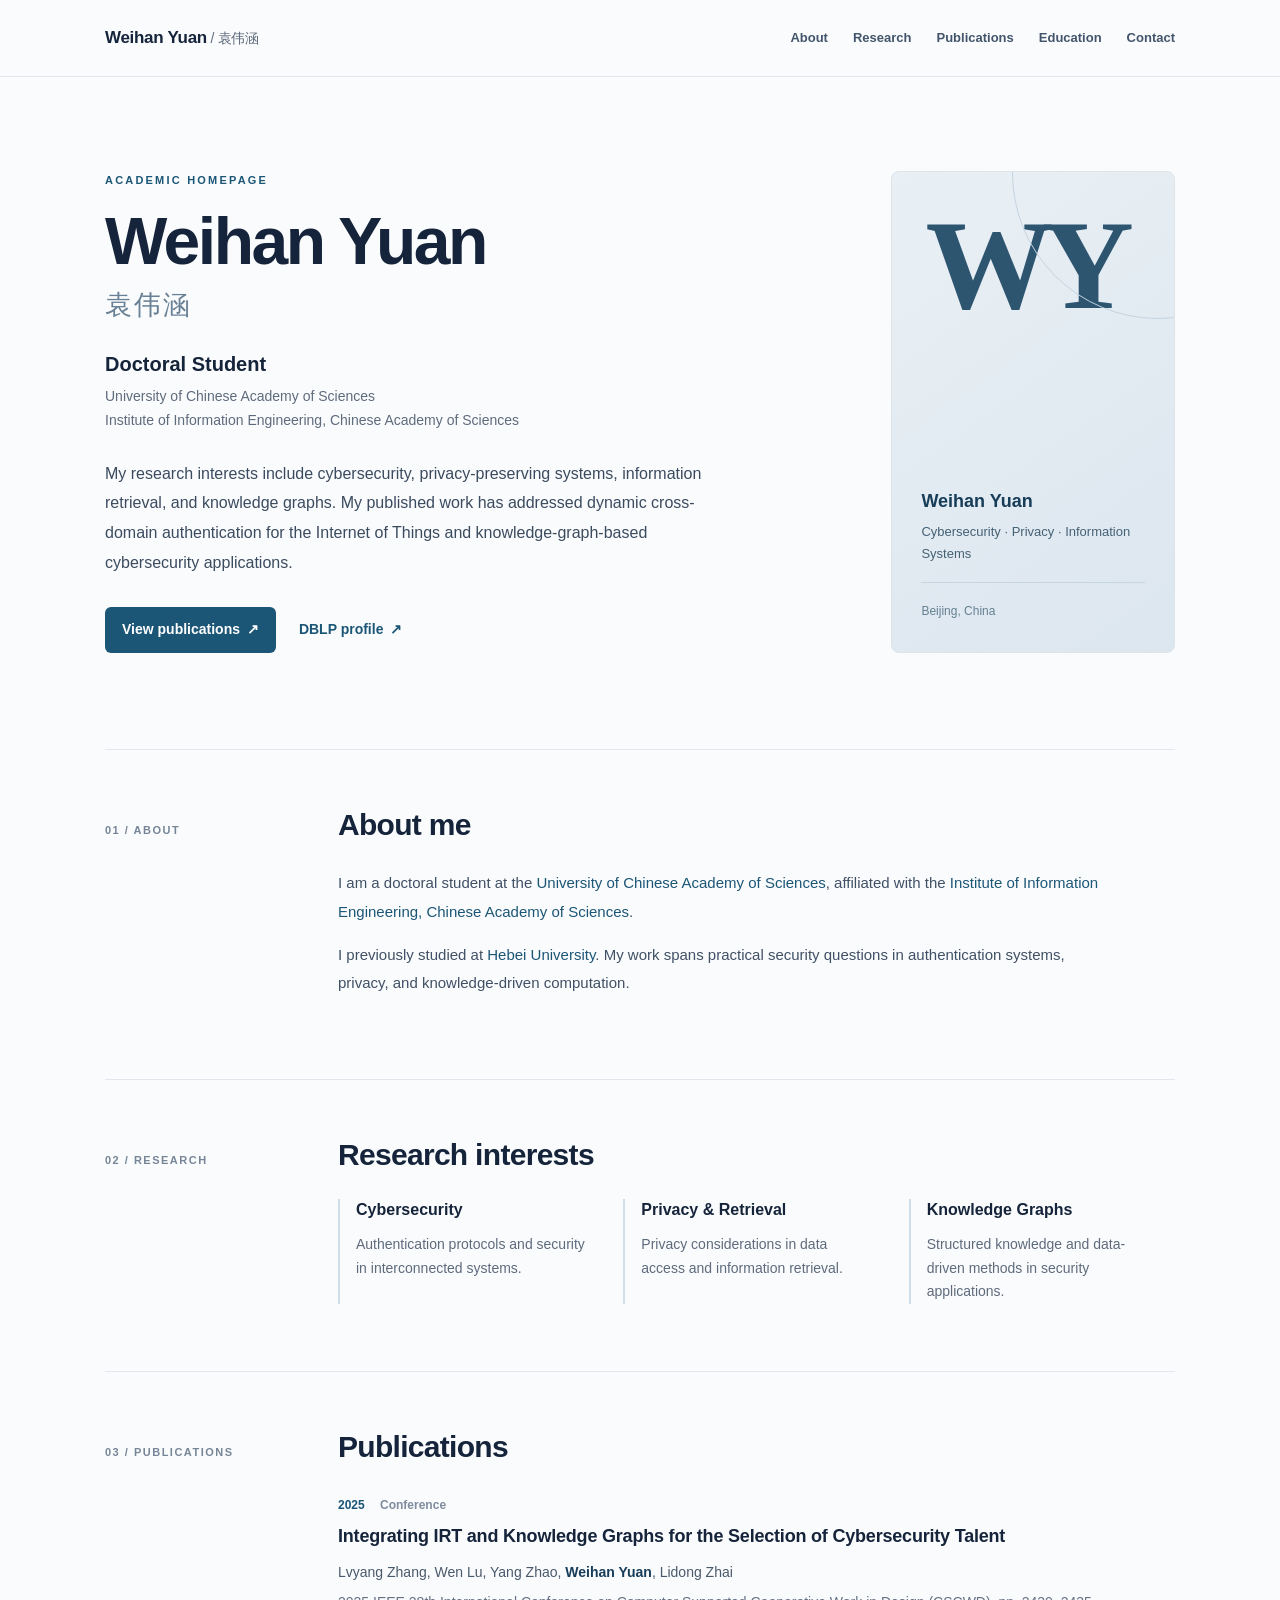
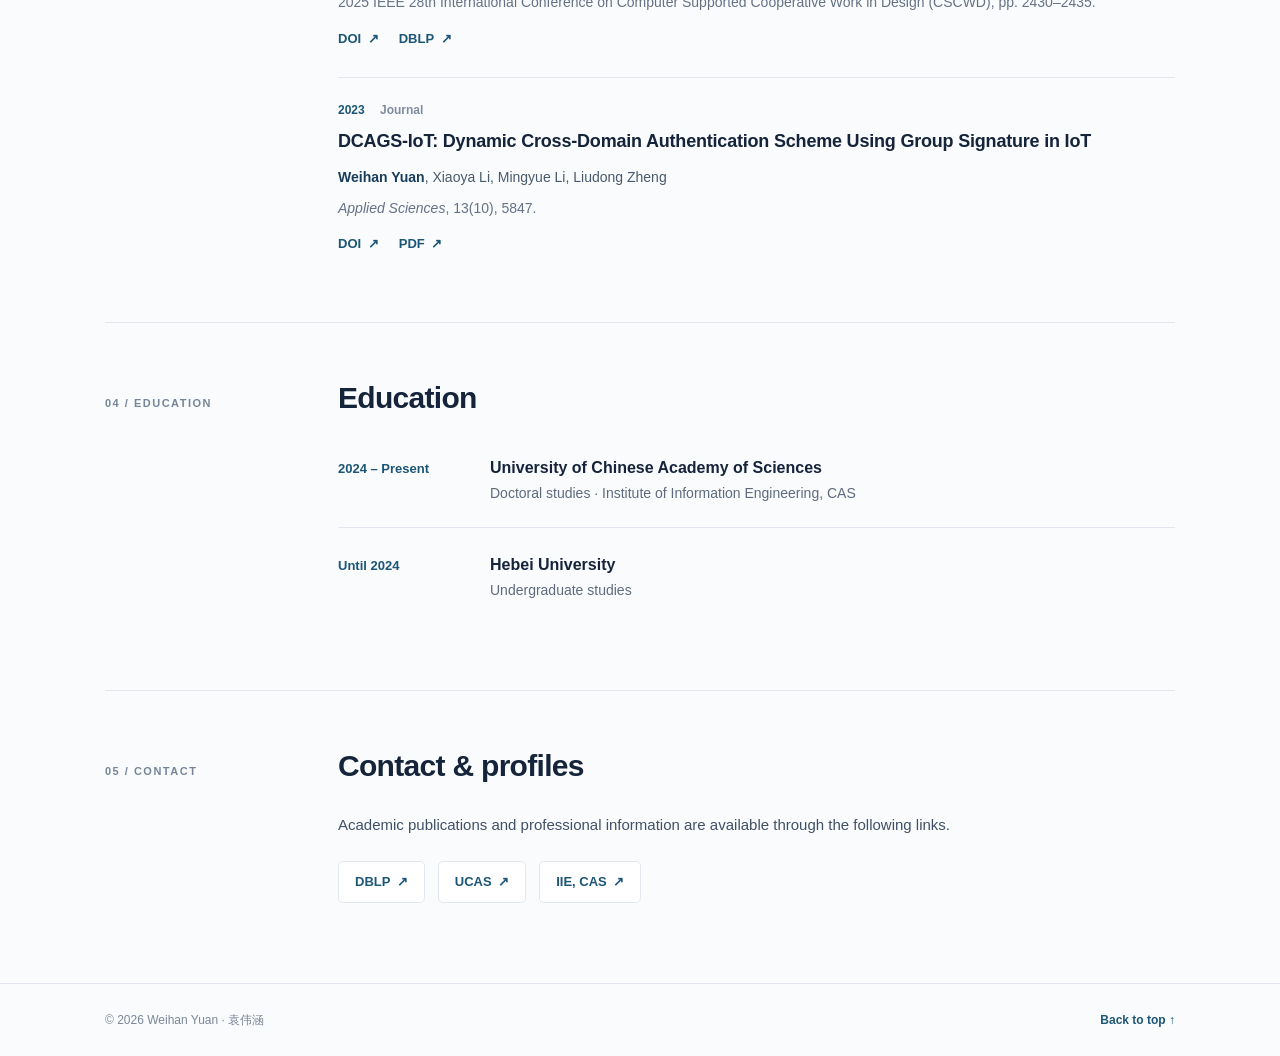
<file: index.html>
<!DOCTYPE html>
<html lang="en">
<head>
  <meta charset="UTF-8">
  <meta name="viewport" content="width=device-width, initial-scale=1">
  <meta name="description" content="Weihan Yuan — research, publications, and academic background.">
  <meta name="theme-color" content="#f8f9fb">
  <title>Weihan Yuan | Academic Homepage</title>
  <link rel="icon" type="image/svg+xml" href="assets/favicon.svg">
  <link rel="stylesheet" href="styles.css">
</head>
<body>
  <a class="skip-link" href="#content">Skip to content</a>
  <header class="site-header">
    <div class="container header-inner">
      <a class="site-name" href="#home">Weihan Yuan<span class="name-cn"> / 袁伟涵</span></a>
      <nav aria-label="Main navigation">
        <a href="#about">About</a>
        <a href="#research">Research</a>
        <a href="#publications">Publications</a>
        <a href="#education">Education</a>
        <a href="#contact">Contact</a>
      </nav>
    </div>
  </header>

  <main id="content">
    <section class="intro container" id="home" aria-labelledby="page-title">
      <div class="intro-main">
        <p class="overline">Academic Homepage</p>
        <h1 id="page-title">Weihan Yuan <span>袁伟涵</span></h1>
        <p class="position">Doctoral Student</p>
        <p class="affiliation">University of Chinese Academy of Sciences<br>Institute of Information Engineering, Chinese Academy of Sciences</p>
        <p class="intro-text">My research interests include cybersecurity, privacy-preserving systems, information retrieval, and knowledge graphs. My published work has addressed dynamic cross-domain authentication for the Internet of Things and knowledge-graph-based cybersecurity applications.</p>
        <div class="intro-actions">
          <a href="#publications" class="primary-link">View publications <span aria-hidden="true">↗</span></a>
          <a href="https://dblp.org/pid/410/2659.html" target="_blank" rel="noopener noreferrer" class="secondary-link">DBLP profile <span aria-hidden="true">↗</span></a>
        </div>
      </div>
      <aside class="identity-card" aria-label="Profile details">
        <div class="monogram" aria-hidden="true">WY</div>
        <div class="identity-meta">
          <p class="card-name">Weihan Yuan</p>
          <p>Cybersecurity · Privacy · Information Systems</p>
          <div class="card-rule"></div>
          <span>Beijing, China</span>
        </div>
      </aside>
    </section>

    <section class="section container" id="about" aria-labelledby="about-title">
      <div class="section-side"><span>01 / ABOUT</span></div>
      <div class="section-body">
        <h2 id="about-title">About me</h2>
        <p>I am a doctoral student at the <a href="https://english.ucas.ac.cn/" target="_blank" rel="noopener noreferrer">University of Chinese Academy of Sciences</a>, affiliated with the <a href="https://www.iie.ac.cn/" target="_blank" rel="noopener noreferrer">Institute of Information Engineering, Chinese Academy of Sciences</a>.</p>
        <p>I previously studied at <a href="https://www.hbu.edu.cn/" target="_blank" rel="noopener noreferrer">Hebei University</a>. My work spans practical security questions in authentication systems, privacy, and knowledge-driven computation.</p>
      </div>
    </section>

    <section class="section container" id="research" aria-labelledby="research-title">
      <div class="section-side"><span>02 / RESEARCH</span></div>
      <div class="section-body">
        <h2 id="research-title">Research interests</h2>
        <div class="research-grid">
          <div class="research-item"><h3>Cybersecurity</h3><p>Authentication protocols and security in interconnected systems.</p></div>
          <div class="research-item"><h3>Privacy &amp; Retrieval</h3><p>Privacy considerations in data access and information retrieval.</p></div>
          <div class="research-item"><h3>Knowledge Graphs</h3><p>Structured knowledge and data-driven methods in security applications.</p></div>
        </div>
      </div>
    </section>

    <section class="section container" id="publications" aria-labelledby="publications-title">
      <div class="section-side"><span>03 / PUBLICATIONS</span></div>
      <div class="section-body">
        <h2 id="publications-title">Publications</h2>
        <article class="paper">
          <div class="paper-year">2025 <span>Conference</span></div>
          <h3>Integrating IRT and Knowledge Graphs for the Selection of Cybersecurity Talent</h3>
          <p class="paper-authors">Lvyang Zhang, Wen Lu, Yang Zhao, <strong>Weihan Yuan</strong>, Lidong Zhai</p>
          <p class="paper-venue">2025 IEEE 28th International Conference on Computer Supported Cooperative Work in Design (CSCWD), pp. 2430–2435.</p>
          <div class="paper-links"><a href="https://doi.org/10.1109/CSCWD64889.2025.11033228" target="_blank" rel="noopener noreferrer">DOI <span aria-hidden="true">↗</span></a><a href="https://dblp.org/rec/conf/cscwd/ZhangLZYZ25" target="_blank" rel="noopener noreferrer">DBLP <span aria-hidden="true">↗</span></a></div>
        </article>
        <article class="paper">
          <div class="paper-year">2023 <span>Journal</span></div>
          <h3>DCAGS-IoT: Dynamic Cross-Domain Authentication Scheme Using Group Signature in IoT</h3>
          <p class="paper-authors"><strong>Weihan Yuan</strong>, Xiaoya Li, Mingyue Li, Liudong Zheng</p>
          <p class="paper-venue"><em>Applied Sciences</em>, 13(10), 5847.</p>
          <div class="paper-links"><a href="https://doi.org/10.3390/app13105847" target="_blank" rel="noopener noreferrer">DOI <span aria-hidden="true">↗</span></a><a href="https://www.mdpi.com/2076-3417/13/10/5847/pdf" target="_blank" rel="noopener noreferrer">PDF <span aria-hidden="true">↗</span></a></div>
        </article>
      </div>
    </section>

    <section class="section container" id="education" aria-labelledby="education-title">
      <div class="section-side"><span>04 / EDUCATION</span></div>
      <div class="section-body">
        <h2 id="education-title">Education</h2>
        <div class="education-entry"><span class="education-year">2024 – Present</span><div><h3>University of Chinese Academy of Sciences</h3><p>Doctoral studies · Institute of Information Engineering, CAS</p></div></div>
        <div class="education-entry"><span class="education-year">Until 2024</span><div><h3>Hebei University</h3><p>Undergraduate studies</p></div></div>
      </div>
    </section>

    <section class="section container contact-section" id="contact" aria-labelledby="contact-title">
      <div class="section-side"><span>05 / CONTACT</span></div>
      <div class="section-body">
        <h2 id="contact-title">Contact &amp; profiles</h2>
        <p>Academic publications and professional information are available through the following links.</p>
        <div class="contact-links"><a href="https://dblp.org/pid/410/2659.html" target="_blank" rel="noopener noreferrer">DBLP <span aria-hidden="true">↗</span></a><a href="https://english.ucas.ac.cn/" target="_blank" rel="noopener noreferrer">UCAS <span aria-hidden="true">↗</span></a><a href="https://www.iie.ac.cn/" target="_blank" rel="noopener noreferrer">IIE, CAS <span aria-hidden="true">↗</span></a></div>
      </div>
    </section>
  </main>
  <footer class="site-footer"><div class="container footer-inner"><span>© 2026 Weihan Yuan · 袁伟涵</span><a href="#home">Back to top ↑</a></div></footer>
</body>
</html>
</file>
<file: styles.css>
/* Academic homepage */
:root{color-scheme:light;--bg:#fafbfc;--white:#fff;--ink:#15243b;--muted:#5e6b7d;--rule:#e2e7ef;--accent:#1c5677;--soft:#f1f5f8}
*{box-sizing:border-box}html{scroll-behavior:smooth}body{margin:0;background:var(--bg);color:var(--ink);font-family:-apple-system,BlinkMacSystemFont,"Segoe UI",Arial,"Noto Sans",sans-serif;font-size:16px;line-height:1.7}a{color:var(--accent);text-decoration:none}a:hover{text-decoration:underline;text-underline-offset:4px}a:focus-visible{outline:2px solid var(--accent);outline-offset:4px}.container{width:min(1070px,calc(100% - 52px));margin:auto}.skip-link{position:absolute;left:20px;top:-70px;padding:10px;background:#fff;z-index:40}.skip-link:focus{top:15px}.site-header{background:rgba(250,251,252,.98);border-bottom:1px solid var(--rule)}.header-inner{min-height:76px;display:flex;align-items:center;justify-content:space-between;gap:30px}.site-name{font-weight:750;color:var(--ink);letter-spacing:-.3px;font-size:17px}.site-name:hover{text-decoration:none}.name-cn{color:var(--muted);font-size:14px;font-weight:500}.site-header nav{display:flex;gap:25px;flex-wrap:wrap}.site-header nav a{color:#43556c;font-size:13px;font-weight:600}.intro{padding:94px 0 96px;display:grid;grid-template-columns:minmax(0,1.42fr) minmax(255px,.58fr);gap:92px;align-items:center}.overline{font-size:11px;color:var(--accent);font-weight:750;text-transform:uppercase;letter-spacing:2.2px;margin:0 0 14px}.intro h1{font-size:clamp(42px,5.3vw,66px);line-height:1.13;letter-spacing:-2.5px;margin:0 0 16px;font-weight:740}.intro h1 span{display:block;font-size:27px;font-weight:450;letter-spacing:2px;color:#688095;margin-top:12px}.position{font-weight:700;font-size:20px;margin:26px 0 3px}.affiliation{font-size:14px;color:var(--muted);line-height:1.75;margin:0 0 26px}.intro-text{font-size:16px;max-width:640px;color:#3b4b5f;line-height:1.85;margin:0 0 30px}.intro-actions{display:flex;gap:23px;align-items:center;flex-wrap:wrap;font-weight:650;font-size:14px}.primary-link{background:var(--accent);color:#fff;border-radius:6px;padding:11px 17px}.primary-link:hover{background:#14455f;text-decoration:none}.secondary-link{padding:9px 0}.intro-actions span,.paper-links span,.contact-links span{margin-left:3px}.identity-card{align-self:stretch;min-height:340px;background:linear-gradient(145deg,#e9f0f5,#dce6ef);border:1px solid #dce4ea;border-radius:8px;display:flex;flex-direction:column;justify-content:space-between;padding:29px;overflow:hidden;position:relative}.identity-card:after{content:"";position:absolute;width:290px;height:290px;border-radius:50%;border:1px solid #c3d3e0;top:-145px;right:-130px}.monogram{font-family:Georgia,serif;font-size:clamp(88px,10vw,128px);font-weight:600;line-height:1;color:#2e5570;letter-spacing:-12px;padding-left:4px}.identity-meta{position:relative;z-index:1}.identity-meta p{margin:0;color:#456175;font-size:13px}.identity-meta .card-name{color:#173d59;font-size:18px;font-weight:700;margin-bottom:4px}.card-rule{height:1px;background:#c6d5df;margin:17px 0 13px}.identity-meta span{color:#658092;font-size:12px}.section{display:grid;grid-template-columns:178px minmax(0,1fr);gap:55px;border-top:1px solid var(--rule);padding:56px 0 67px;scroll-margin-top:20px}.section-side{padding-top:9px}.section-side span{color:#768598;letter-spacing:1.5px;font-size:11px;font-weight:750}.section h2{font-size:30px;line-height:1.28;letter-spacing:-.7px;margin:0 0 25px;font-weight:720}.section-body>p{max-width:765px;margin:0 0 15px;color:#405066;font-size:15px;line-height:1.88}.research-grid{display:grid;grid-template-columns:repeat(3,minmax(0,1fr));gap:19px}.research-item{border-left:2px solid #cfdee8;padding:0 16px}.research-item h3{font-size:16px;line-height:1.4;margin:0 0 11px}.research-item p{font-size:14px;color:var(--muted);margin:0}.paper{padding:22px 0 27px;border-bottom:1px solid var(--rule)}.paper:first-of-type{padding-top:3px}.paper:last-of-type{border-bottom:0;padding-bottom:0}.paper-year{font-size:12px;color:var(--accent);font-weight:750;margin-bottom:8px}.paper-year span{margin-left:12px;color:#7f8c9e;font-weight:600}.paper h3{font-size:18px;font-weight:700;line-height:1.55;letter-spacing:-.2px;margin:0 0 9px}.paper-authors,.paper-venue{font-size:14px;color:#49596c;margin:0 0 6px;line-height:1.75}.paper-authors strong{color:#183d5b}.paper-venue{color:#657185}.paper-links{display:flex;gap:20px;margin-top:13px;font-size:13px;font-weight:680}.education-entry{display:grid;grid-template-columns:132px minmax(0,1fr);gap:20px;padding:13px 0 21px}.education-entry+.education-entry{border-top:1px solid var(--rule);padding-top:25px}.education-year{font-size:13px;color:var(--accent);font-weight:700;margin-top:2px}.education-entry h3{font-size:16px;margin:0 0 2px;line-height:1.5}.education-entry p{font-size:14px;color:var(--muted);margin:0}.contact-section{padding-bottom:80px}.contact-links{display:flex;gap:13px;flex-wrap:wrap;margin-top:22px}.contact-links a{border:1px solid var(--rule);padding:9px 16px;border-radius:5px;background:#fff;font-size:13px;font-weight:650}.site-footer{border-top:1px solid var(--rule)}.footer-inner{display:flex;justify-content:space-between;gap:20px;padding:26px 0;color:#7a8798;font-size:12px}.footer-inner a{font-weight:650}@media(max-width:920px){.intro{gap:40px}.section{grid-template-columns:140px 1fr;gap:35px}.site-header nav{gap:15px}}@media(max-width:710px){.container{width:calc(100% - 36px)}.header-inner{padding:15px 0;align-items:flex-start;flex-direction:column;gap:9px}.site-header nav{gap:17px}.site-header nav a{font-size:12px}.intro{padding:52px 0 60px;grid-template-columns:1fr;gap:33px}.intro h1{font-size:48px}.intro h1 span{font-size:22px}.identity-card{min-height:235px}.monogram{font-size:110px}.section{display:block;padding:41px 0 47px}.section-side{padding:0 0 13px}.section h2{font-size:26px}.research-grid{grid-template-columns:1fr;gap:20px}.research-item{padding:0 14px}.education-entry{grid-template-columns:1fr;gap:3px}.footer-inner{flex-wrap:wrap}.intro-text{font-size:15px}}@media(prefers-reduced-motion:reduce){html{scroll-behavior:auto}}
</file>
